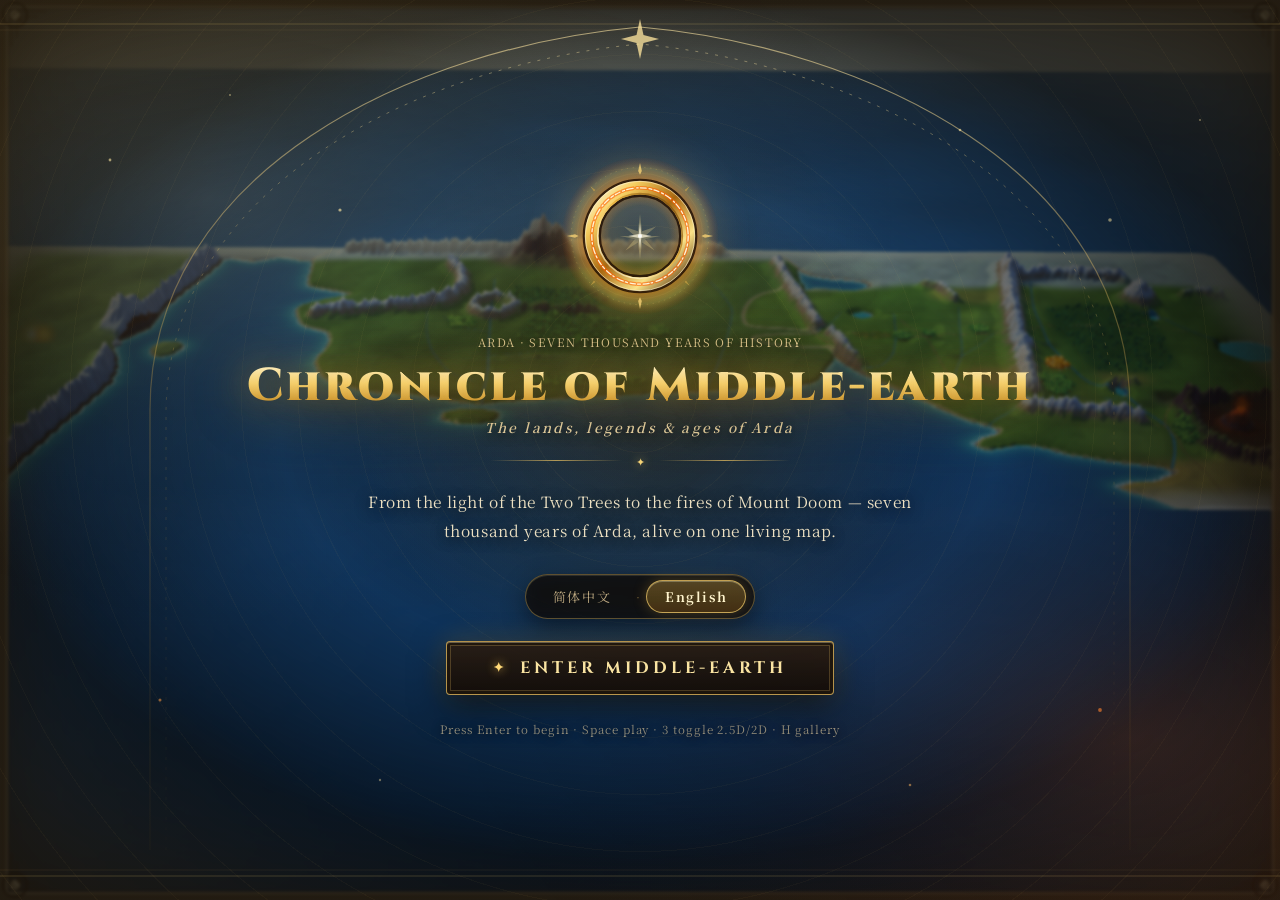
<file: middle-earth.html>
<!doctype html>
<html lang="zh-CN">
<head>
  <meta charset="utf-8" />
  <title>中洲纪年 · 指环王版</title>
  <script>location.replace("index.html" + location.search + location.hash);</script>
  <meta http-equiv="refresh" content="0; url=index.html" />
</head>
<body></body>
</html>
</file>
